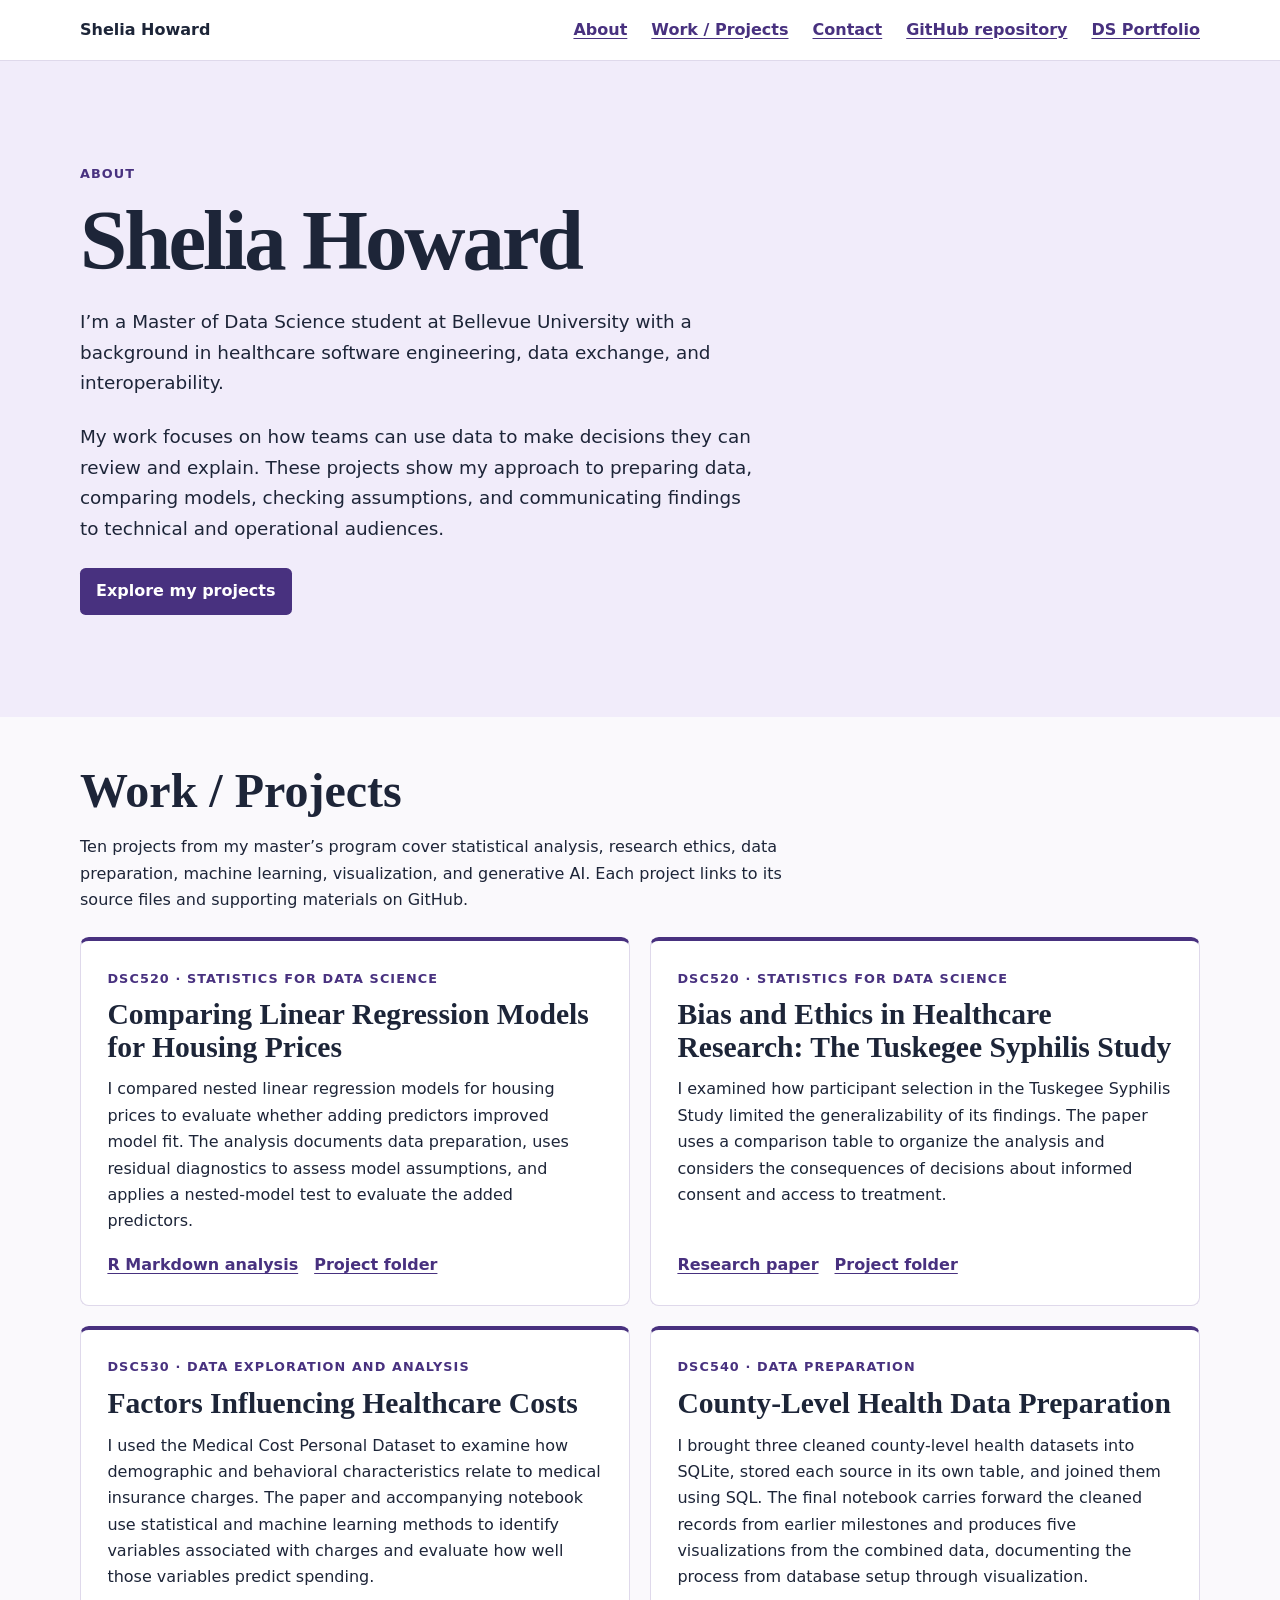
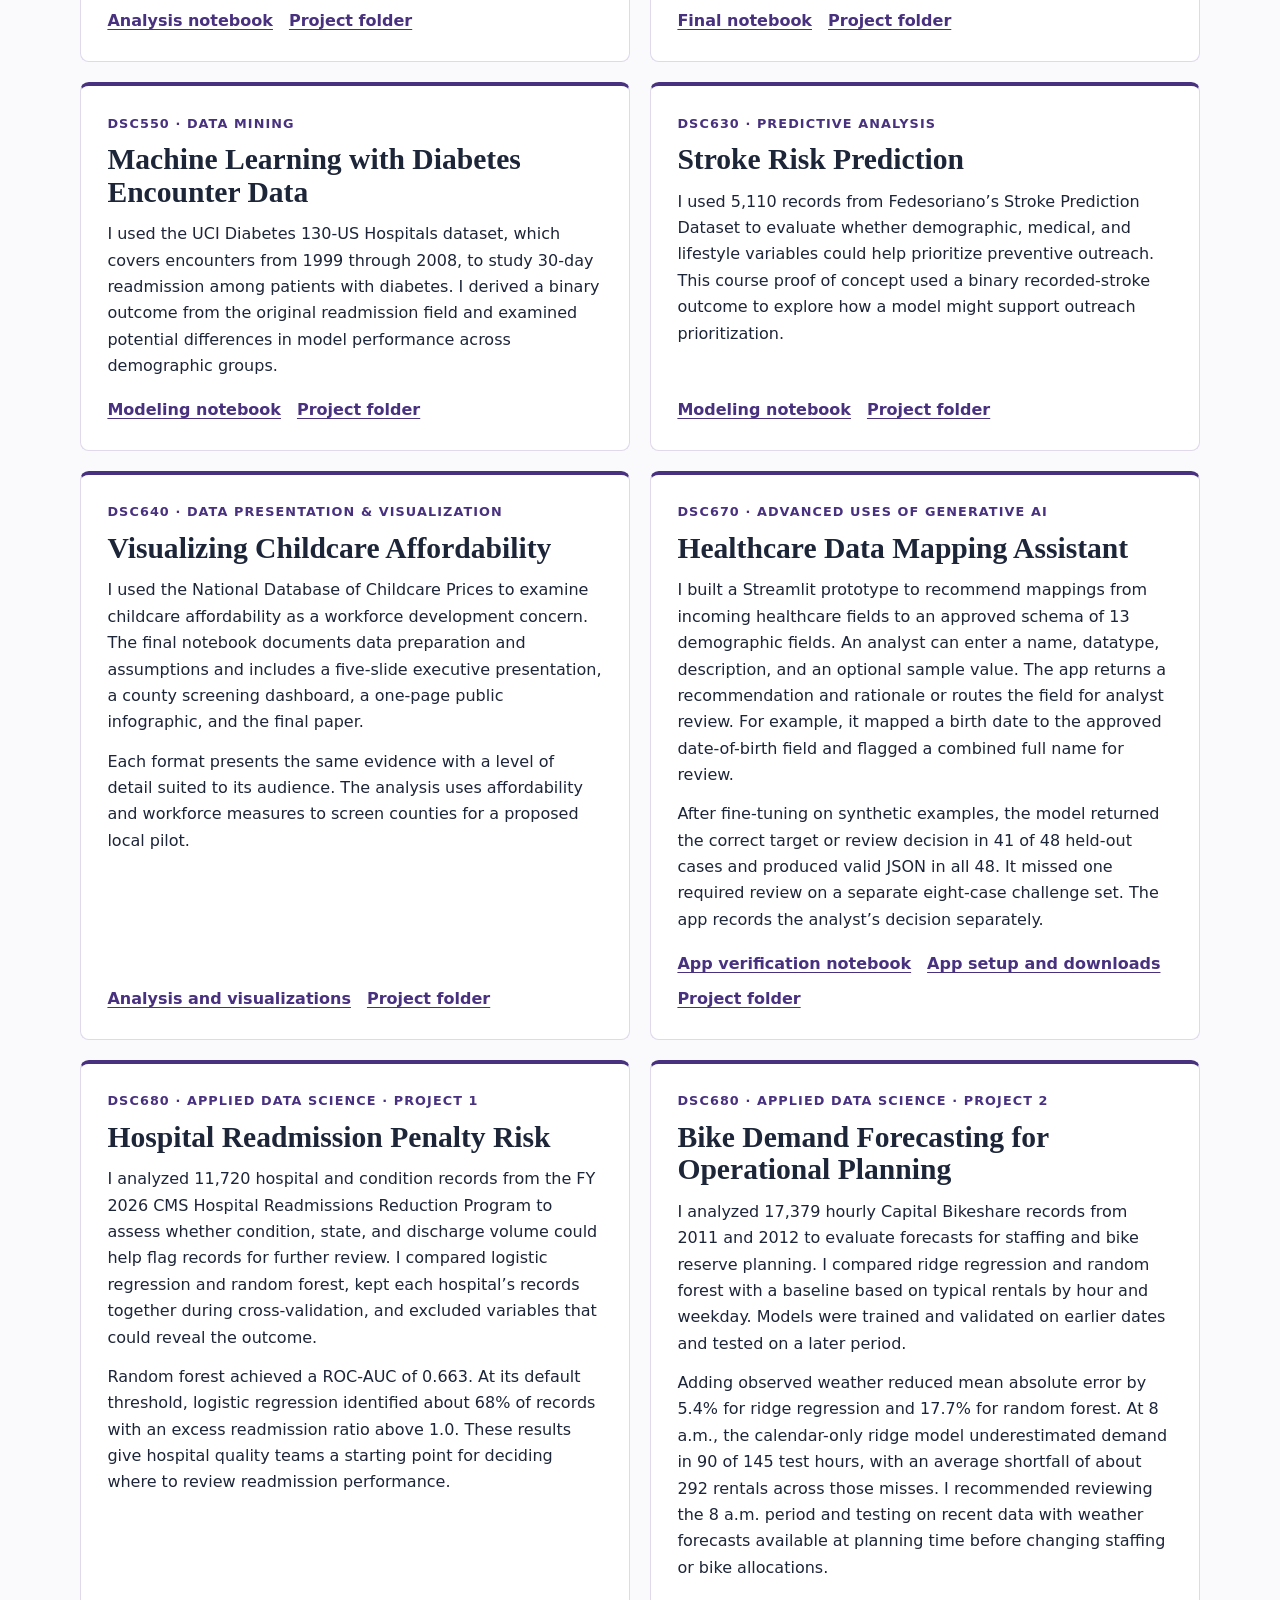
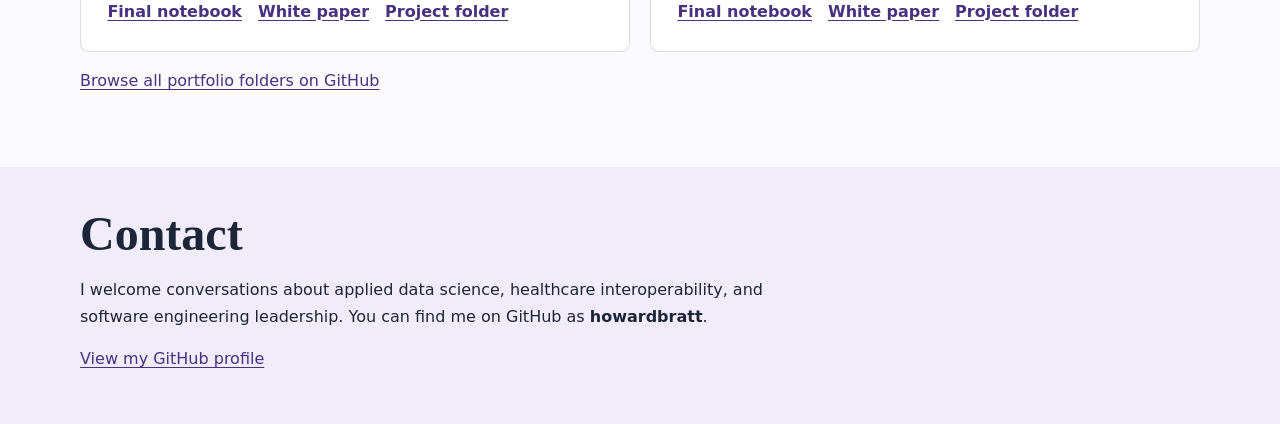
<file: docs/index.html>
<!doctype html>
<html lang="en">
<head>
  <meta charset="utf-8">
  <meta name="viewport" content="width=device-width, initial-scale=1">
  <meta name="description" content="Shelia Howard’s data science portfolio, featuring applied machine learning and healthcare interoperability.">
  <title>Shelia Howard | Data Science Portfolio</title>
  <style>
:root {
  color-scheme: light;
  --ink: #1d2538;
  --muted: #4d566b;
  --accent: #48317f;
  --paper: #faf9fc;
  --line: #dfd9eb;
  --tint: #f1ecfa;
}
* { box-sizing: border-box; }
html { scroll-padding-top: 1rem; }
body {
  margin: 0;
  color: var(--ink);
  background: var(--paper);
  font: 1rem/1.65 system-ui, sans-serif;
}
.wrap { width: min(70rem, calc(100% - 3rem)); margin-inline: auto; }
.skip { position: absolute; left: 1rem; top: -5rem; background: white; padding: .6rem; }
.skip:focus { top: 1rem; }
:focus-visible { outline: 3px solid #9b5700; outline-offset: 4px; }
.top { border-bottom: 1px solid var(--line); background: white; }
.bar, nav, .actions { display: flex; align-items: center; flex-wrap: wrap; gap: .85rem 1.5rem; }
.bar { justify-content: space-between; padding-block: 1.05rem; }
a { color: var(--accent); text-underline-offset: .2em; }
.identity { color: var(--ink); font-weight: 750; text-decoration: none; }
nav a { font-weight: 600; }
.intro { background: var(--tint); padding: clamp(3rem, 8vw, 7rem) 0; }
.eyebrow { color: var(--accent); font-weight: 750; font-size: .8rem; letter-spacing: .085em; text-transform: uppercase; margin: 0 0 .6rem; }
h1, h2, h3 { font-family: Georgia, serif; line-height: 1.1; margin: 0; }
h1 { font-size: clamp(2.6rem, 7vw, 5.3rem); max-width: 13ch; letter-spacing: -.035em; }
h2 { font-size: clamp(2rem, 4vw, 3rem); }
h3 { font-size: clamp(1.55rem, 3.8vw, 2.45rem); }
.lead { font-size: 1.15rem; max-width: 58ch; margin: 1.25rem 0 1.5rem; }
.button { display: inline-block; padding: .65rem 1rem; border-radius: .35rem; background: var(--accent); color: white; font-weight: 650; text-decoration: none; }
.button:hover { background: #34235d; }
.work { padding-block: 3rem 3.5rem; }

.project-grid {
  display: grid;
  grid-template-columns: repeat(2, minmax(0, 1fr));
  gap: 1.25rem;
  margin-top: 1.5rem;
}
.project {
  display: flex;
  flex-direction: column;
  padding: clamp(1rem, 3vw, 1.65rem);
  border: 1px solid var(--line);
  border-top: 4px solid var(--accent);
  border-radius: .55rem;
  background: white;
}
.project h3 { font-size: clamp(1.35rem, 2.5vw, 1.85rem); }
.project p:not(.eyebrow) { margin: .8rem 0 0; }
.project .actions {
  margin-top: auto;
  padding-top: 1.1rem;
  font-weight: 650;
  gap: .55rem 1rem;
}
.contact { padding-block: 2.6rem 3.2rem; background: var(--tint); }
.contact p, .work > p { max-width: 70ch; }
@media (max-width: 46rem) {
  .wrap { width: calc(100% - 2rem); }
  .project-grid { grid-template-columns: minmax(0, 1fr); }
}
  </style>
</head>
<body>
  <a class="skip" href="#main">Skip to content</a>
  <header class="top">
    <div class="wrap bar">
      <a class="identity" href="#about">Shelia Howard</a>
      <nav aria-label="Main navigation">
        <a href="#about">About</a>
        <a href="#projects">Work / Projects</a>
        <a href="#contact">Contact</a>
        <a href="https://github.com/howardbratt/DSC680">GitHub repository</a>
        <a href="https://github.com/howardbratt/DSC680/tree/620e9228948a036e08b77307c96ae82bd1ab6f81/Portfolio">DS Portfolio</a>
      </nav>
    </div>
  </header>
  <main id="main" tabindex="-1">
    <section class="intro" id="about" aria-labelledby="about-heading">
      <div class="wrap">
        <p class="eyebrow">About</p>
        <h1 id="about-heading">Shelia Howard</h1>
        <p class="lead">I’m a Master of Data Science student at Bellevue University with a background in healthcare software engineering, data exchange, and interoperability.</p>
        <p class="lead">My work focuses on how teams can use data to make decisions they can review and explain. These projects show my approach to preparing data, comparing models, checking assumptions, and communicating findings to technical and operational audiences.</p>
        <a class="button" href="#projects">Explore my projects</a>
      </div>
    </section>
    <section class="wrap work" id="projects" aria-labelledby="projects-heading">
      <h2 id="projects-heading">Work / Projects</h2>
      <p>Ten projects from my master’s program cover statistical analysis, research ethics, data preparation, machine learning, visualization, and generative AI. Each project links to its source files and supporting materials on GitHub.</p>
      <div class="project-grid">
        <article class="project" aria-labelledby="project-1">
          <p class="eyebrow">DSC520 · Statistics for Data Science</p>
          <h3 id="project-1">Comparing Linear Regression Models for Housing Prices</h3>
          <p>I compared nested linear regression models for housing prices to evaluate whether adding predictors improved model fit. The analysis documents data preparation, uses residual diagnostics to assess model assumptions, and applies a nested-model test to evaluate the added predictors.</p>
          <div class="actions"><a href="https://github.com/howardbratt/DSC680/blob/main/Portfolio/DSC520/Linear%20Regression/housing-price-regression.Rmd" aria-label="R Markdown analysis for Comparing Linear Regression Models for Housing Prices">R Markdown analysis</a> <a href="https://github.com/howardbratt/DSC680/tree/main/Portfolio/DSC520/Linear%20Regression" aria-label="Project folder for Comparing Linear Regression Models for Housing Prices">Project folder</a></div>
        </article>
        <article class="project" aria-labelledby="project-2">
          <p class="eyebrow">DSC520 · Statistics for Data Science</p>
          <h3 id="project-2">Bias and Ethics in Healthcare Research: The Tuskegee Syphilis Study</h3>
          <p>I examined how participant selection in the Tuskegee Syphilis Study limited the generalizability of its findings. The paper uses a comparison table to organize the analysis and considers the consequences of decisions about informed consent and access to treatment.</p>
          <div class="actions"><a href="https://github.com/howardbratt/DSC680/blob/main/Portfolio/DSC520/Understanding%20Biases%20in%20Statistics/Reports/Bias%20and%20Ethics%20in%20Healthcare%20Research_The%20Tuskegee%20Syphilis%20Study.pdf" aria-label="Research paper for Bias and Ethics in Healthcare Research: The Tuskegee Syphilis Study">Research paper</a> <a href="https://github.com/howardbratt/DSC680/tree/main/Portfolio/DSC520/Understanding%20Biases%20in%20Statistics" aria-label="Project folder for Bias and Ethics in Healthcare Research: The Tuskegee Syphilis Study">Project folder</a></div>
        </article>
        <article class="project" aria-labelledby="project-3">
          <p class="eyebrow">DSC530 · Data Exploration and Analysis</p>
          <h3 id="project-3">Factors Influencing Healthcare Costs</h3>
          <p>I used the Medical Cost Personal Dataset to examine how demographic and behavioral characteristics relate to medical insurance charges. The paper and accompanying notebook use statistical and machine learning methods to identify variables associated with charges and evaluate how well those variables predict spending.</p>
          <div class="actions"><a href="https://github.com/howardbratt/DSC680/blob/main/Portfolio/DSC530/Code/Factors%20Influencing%20Healthcare%20Costs.ipynb" aria-label="Analysis notebook for Factors Influencing Healthcare Costs">Analysis notebook</a> <a href="https://github.com/howardbratt/DSC680/tree/main/Portfolio/DSC530" aria-label="Project folder for Factors Influencing Healthcare Costs">Project folder</a></div>
        </article>
        <article class="project" aria-labelledby="project-4">
          <p class="eyebrow">DSC540 · Data Preparation</p>
          <h3 id="project-4">County-Level Health Data Preparation</h3>
          <p>I brought three cleaned county-level health datasets into SQLite, stored each source in its own table, and joined them using SQL. The final notebook carries forward the cleaned records from earlier milestones and produces five visualizations from the combined data, documenting the process from database setup through visualization.</p>
          <div class="actions"><a href="https://github.com/howardbratt/DSC680/blob/main/Portfolio/DSC540/Code/shelia_howard_dsc540_term_project_milestone_5.ipynb" aria-label="Final notebook for County-Level Health Data Preparation">Final notebook</a> <a href="https://github.com/howardbratt/DSC680/tree/main/Portfolio/DSC540" aria-label="Project folder for County-Level Health Data Preparation">Project folder</a></div>
        </article>
        <article class="project" aria-labelledby="project-5">
          <p class="eyebrow">DSC550 · Data Mining</p>
          <h3 id="project-5">Machine Learning with Diabetes Encounter Data</h3>
          <p>I used the UCI Diabetes 130-US Hospitals dataset, which covers encounters from 1999 through 2008, to study 30-day readmission among patients with diabetes. I derived a binary outcome from the original readmission field and examined potential differences in model performance across demographic groups.</p>
          <div class="actions"><a href="https://github.com/howardbratt/DSC680/blob/main/Portfolio/DSC550/Code/shelia_howard_dsc550_final_project_submission.ipynb" aria-label="Modeling notebook for Machine Learning with Diabetes Encounter Data">Modeling notebook</a> <a href="https://github.com/howardbratt/DSC680/tree/main/Portfolio/DSC550" aria-label="Project folder for Machine Learning with Diabetes Encounter Data">Project folder</a></div>
        </article>
        <article class="project" aria-labelledby="project-6">
          <p class="eyebrow">DSC630 · Predictive Analysis</p>
          <h3 id="project-6">Stroke Risk Prediction</h3>
          <p>I used 5,110 records from Fedesoriano’s Stroke Prediction Dataset to evaluate whether demographic, medical, and lifestyle variables could help prioritize preventive outreach. This course proof of concept used a binary recorded-stroke outcome to explore how a model might support outreach prioritization.</p>
          <div class="actions"><a href="https://github.com/howardbratt/DSC680/blob/main/Portfolio/DSC630/Code/Shelia_Howard_DSC630_Final_Project_Code.ipynb" aria-label="Modeling notebook for Stroke Risk Prediction">Modeling notebook</a> <a href="https://github.com/howardbratt/DSC680/tree/main/Portfolio/DSC630" aria-label="Project folder for Stroke Risk Prediction">Project folder</a></div>
        </article>
        <article class="project" aria-labelledby="project-7">
          <p class="eyebrow">DSC640 · Data Presentation &amp; Visualization</p>
          <h3 id="project-7">Visualizing Childcare Affordability</h3>
          <p>I used the National Database of Childcare Prices to examine childcare affordability as a workforce development concern. The final notebook documents data preparation and assumptions and includes a five-slide executive presentation, a county screening dashboard, a one-page public infographic, and the final paper.</p>
          <p>Each format presents the same evidence with a level of detail suited to its audience. The analysis uses affordability and workforce measures to screen counties for a proposed local pilot.</p>
          <div class="actions"><a href="https://github.com/howardbratt/DSC680/blob/main/Portfolio/DSC640/Code/Shelia_Howard_DSC640_Term_Project_Milestone_5.ipynb" aria-label="Analysis and visualizations for Visualizing Childcare Affordability">Analysis and visualizations</a> <a href="https://github.com/howardbratt/DSC680/tree/main/Portfolio/DSC640" aria-label="Project folder for Visualizing Childcare Affordability">Project folder</a></div>
        </article>
        <article class="project" aria-labelledby="project-8">
          <p class="eyebrow">DSC670 · Advanced Uses of Generative AI</p>
          <h3 id="project-8">Healthcare Data Mapping Assistant</h3>
          <p>I built a Streamlit prototype to recommend mappings from incoming healthcare fields to an approved schema of 13 demographic fields. An analyst can enter a name, datatype, description, and an optional sample value. The app returns a recommendation and rationale or routes the field for analyst review. For example, it mapped a birth date to the approved date-of-birth field and flagged a combined full name for review.</p>
          <p>After fine-tuning on synthetic examples, the model returned the correct target or review decision in 41 of 48 held-out cases and produced valid JSON in all 48. It missed one required review on a separate eight-case challenge set. The app records the analyst’s decision separately.</p>
          <div class="actions"><a href="https://github.com/howardbratt/DSC680/blob/main/Portfolio/DSC670/Code/Healthcare_Data_Mapping_Assistant_Milestone_4.ipynb" aria-label="App verification notebook for Healthcare Data Mapping Assistant">App verification notebook</a> <a href="https://github.com/howardbratt/DSC680/blob/main/Portfolio/DSC670/README.md" aria-label="App setup and downloads for Healthcare Data Mapping Assistant">App setup and downloads</a> <a href="https://github.com/howardbratt/DSC680/tree/main/Portfolio/DSC670" aria-label="Project folder for Healthcare Data Mapping Assistant">Project folder</a></div>
        </article>
        <article class="project" aria-labelledby="project-9">
          <p class="eyebrow">DSC680 · Applied Data Science · Project 1</p>
          <h3 id="project-9">Hospital Readmission Penalty Risk</h3>
          <p>I analyzed 11,720 hospital and condition records from the FY 2026 CMS Hospital Readmissions Reduction Program to assess whether condition, state, and discharge volume could help flag records for further review. I compared logistic regression and random forest, kept each hospital’s records together during cross-validation, and excluded variables that could reveal the outcome.</p>
          <p>Random forest achieved a ROC-AUC of 0.663. At its default threshold, logistic regression identified about 68% of records with an excess readmission ratio above 1.0. These results give hospital quality teams a starting point for deciding where to review readmission performance.</p>
          <div class="actions"><a href="https://github.com/howardbratt/DSC680/blob/main/Portfolio/DSC680/Hospital%20Readmission%20Penalty%20Risk/Code/Shelia_Howard_DSC680_Final_Project_Milestone_3.ipynb" aria-label="Final notebook for Hospital Readmission Penalty Risk">Final notebook</a> <a href="https://github.com/howardbratt/DSC680/blob/main/Portfolio/DSC680/Hospital%20Readmission%20Penalty%20Risk/Reports/Shelia%20Howard%20DSC680%20Final%20Project%20White%20Paper.pdf" aria-label="White paper for Hospital Readmission Penalty Risk">White paper</a> <a href="https://github.com/howardbratt/DSC680/tree/main/Portfolio/DSC680/Hospital%20Readmission%20Penalty%20Risk" aria-label="Project folder for Hospital Readmission Penalty Risk">Project folder</a></div>
        </article>
        <article class="project" aria-labelledby="project-10">
          <p class="eyebrow">DSC680 · Applied Data Science · Project 2</p>
          <h3 id="project-10">Bike Demand Forecasting for Operational Planning</h3>
          <p>I analyzed 17,379 hourly Capital Bikeshare records from 2011 and 2012 to evaluate forecasts for staffing and bike reserve planning. I compared ridge regression and random forest with a baseline based on typical rentals by hour and weekday. Models were trained and validated on earlier dates and tested on a later period.</p>
          <p>Adding observed weather reduced mean absolute error by 5.4% for ridge regression and 17.7% for random forest. At 8 a.m., the calendar-only ridge model underestimated demand in 90 of 145 test hours, with an average shortfall of about 292 rentals across those misses. I recommended reviewing the 8 a.m. period and testing on recent data with weather forecasts available at planning time before changing staffing or bike allocations.</p>
          <div class="actions"><a href="https://github.com/howardbratt/DSC680/blob/main/Portfolio/DSC680/Bike%20Demand%20Forecasting%20for%20Operational%20Planning/Code/Shelia_Howard_DSC680_Project2_Milestone3.ipynb" aria-label="Final notebook for Bike Demand Forecasting for Operational Planning">Final notebook</a> <a href="https://github.com/howardbratt/DSC680/blob/main/Project_2_Milestone_3/Shelia%20Howard%20DSC680%20Project%202%20Milestone%203%20White%20Paper.pdf" aria-label="White paper for Bike Demand Forecasting for Operational Planning">White paper</a> <a href="https://github.com/howardbratt/DSC680/tree/main/Portfolio/DSC680/Bike%20Demand%20Forecasting%20for%20Operational%20Planning" aria-label="Project folder for Bike Demand Forecasting for Operational Planning">Project folder</a></div>
        </article>
      </div>
      <p><a href="https://github.com/howardbratt/DSC680/tree/main/Portfolio">Browse all portfolio folders on GitHub</a></p>
    </section>
    <section class="contact" id="contact" aria-labelledby="contact-heading">
      <div class="wrap">
        <h2 id="contact-heading">Contact</h2>
        <p>I welcome conversations about applied data science, healthcare interoperability, and software engineering leadership. You can find me on GitHub as <strong>howardbratt</strong>.</p>
        <a href="https://github.com/howardbratt">View my GitHub profile</a>
      </div>
    </section>
  </main>
</body>
</html>
</file>
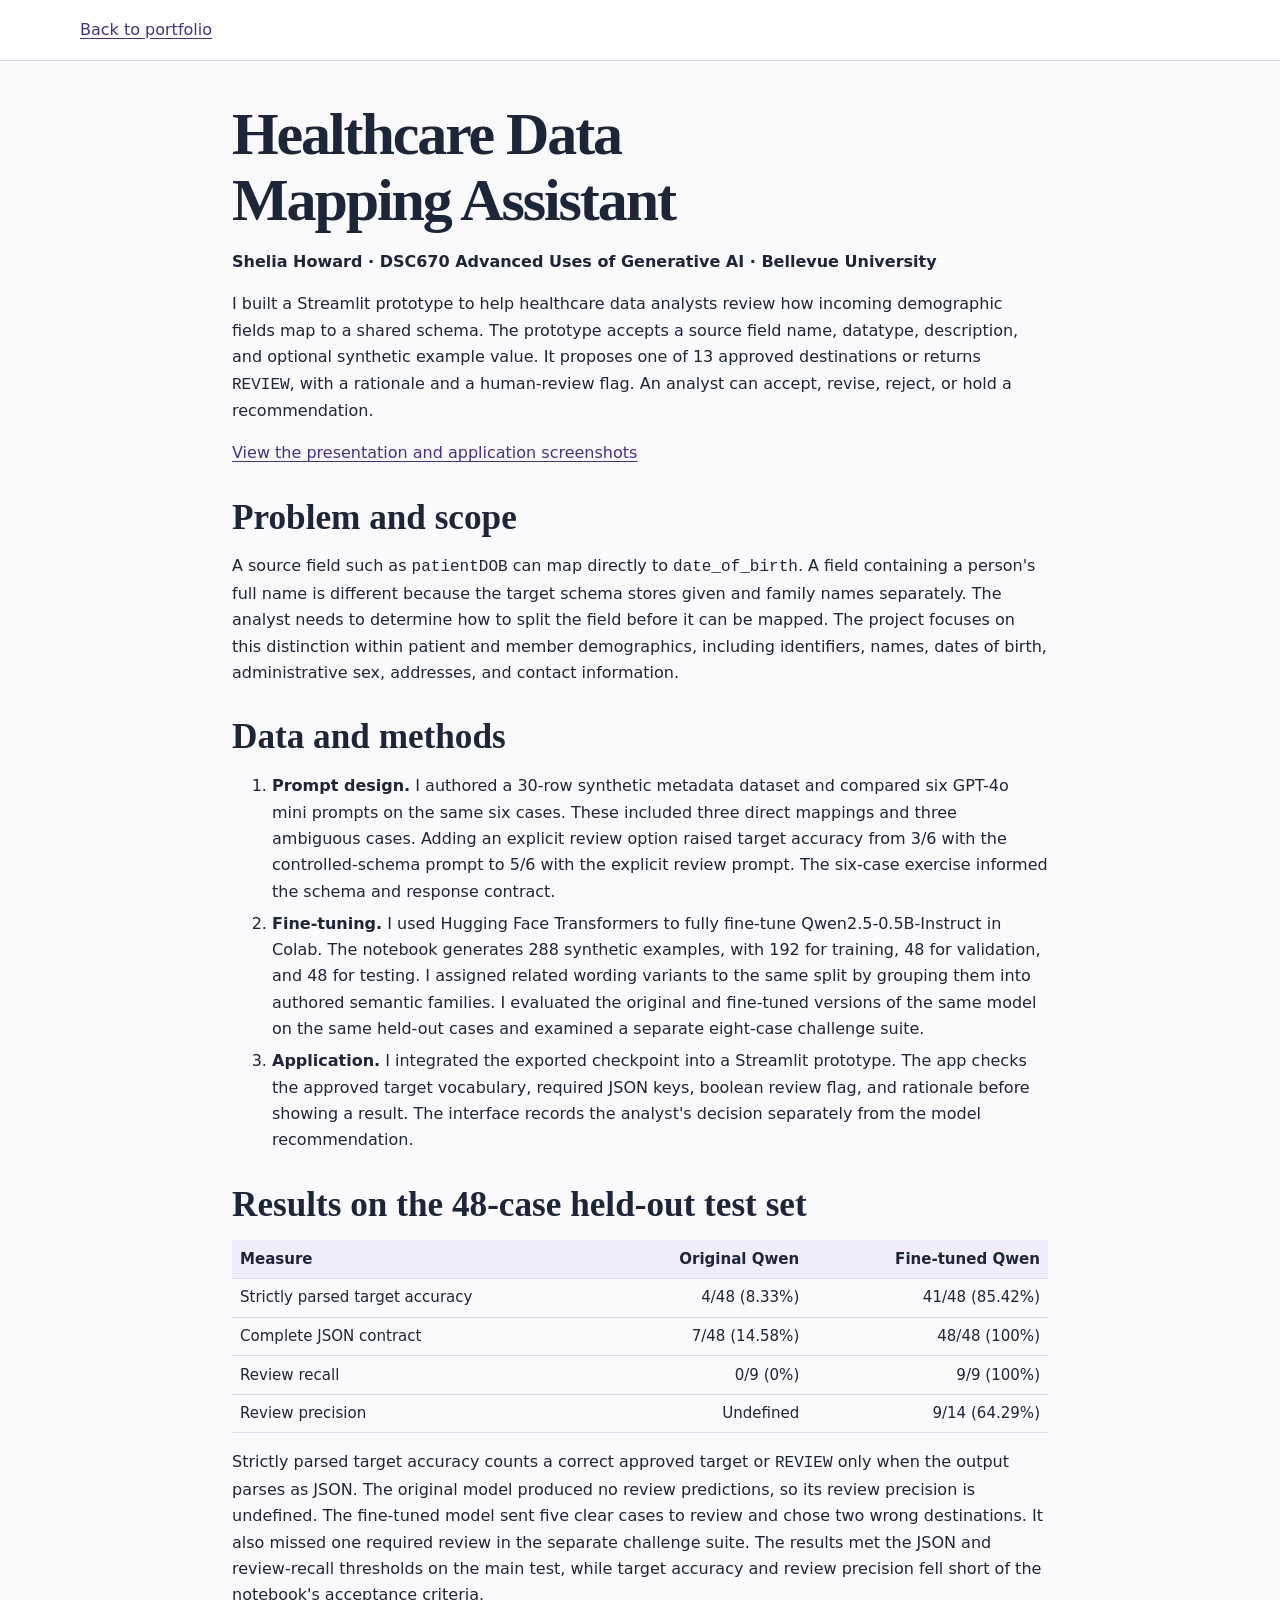
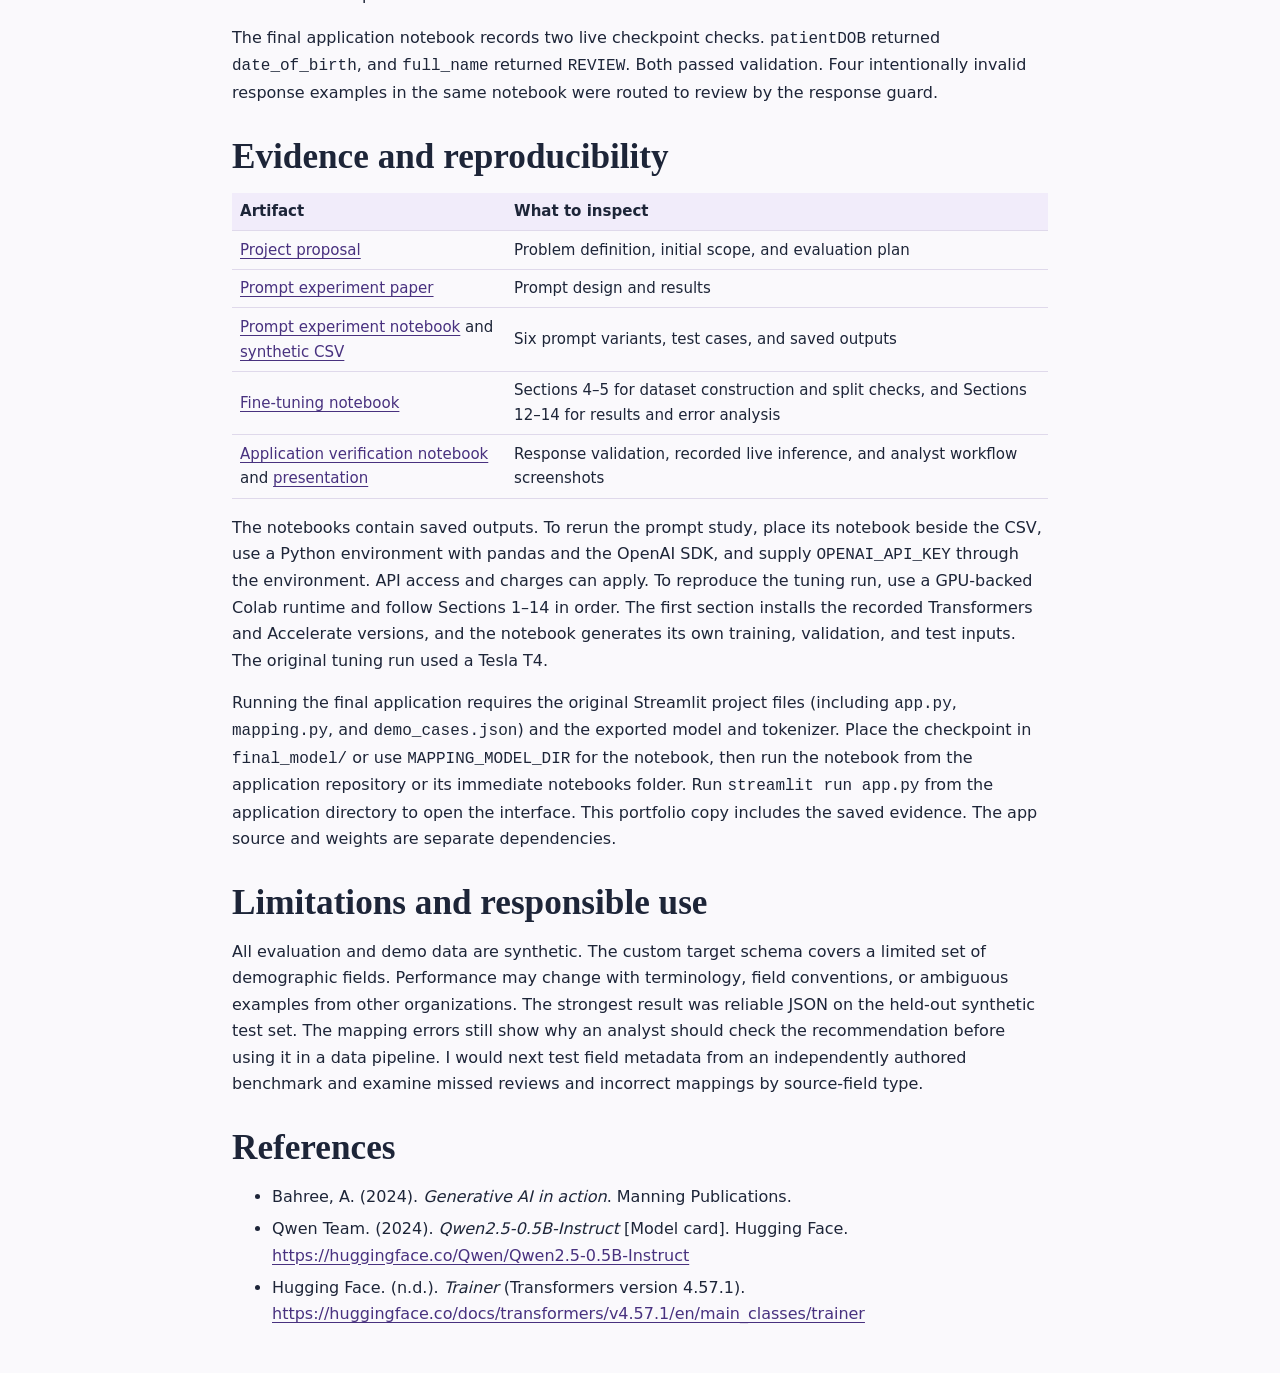
<file: docs/dsc670-advanced-uses-of-generative-ai/index.html>
<!doctype html>
<html lang="en">
<head>
  <meta charset="utf-8">
  <meta name="viewport" content="width=device-width, initial-scale=1">
  <title>Healthcare Data Mapping Assistant | Shelia Howard</title>
  <link rel="stylesheet" href="../styles.css">
</head>
<body>
  <header class="top"><div class="wrap bar"><a href="../index.html#featured">Back to portfolio</a></div></header>
  <main class="wrap study">
<h1 id="healthcare-data-mapping-assistant">Healthcare Data Mapping
Assistant</h1>
<p><strong>Shelia Howard · DSC670 Advanced Uses of Generative AI ·
Bellevue University</strong></p>
<p>I built a Streamlit prototype to help healthcare data analysts review
how incoming demographic fields map to a shared schema. The prototype
accepts a source field name, datatype, description, and optional
synthetic example value. It proposes one of 13 approved destinations or
returns <code>REVIEW</code>, with a rationale and a human-review flag.
An analyst can accept, revise, reject, or hold a recommendation.</p>
<p><a href="evidence/milestone-4-presentation.pdf">View the presentation
and application screenshots</a></p>
<h2 id="problem-and-scope">Problem and scope</h2>
<p>A source field such as <code>patientDOB</code> can map directly to
<code>date_of_birth</code>. A field containing a person's full name is
different because the target schema stores given and family names
separately. The analyst needs to determine how to split the field before
it can be mapped. The project focuses on this distinction within patient
and member demographics, including identifiers, names, dates of birth,
administrative sex, addresses, and contact information.</p>
<h2 id="data-and-methods">Data and methods</h2>
<ol type="1">
<li><strong>Prompt design.</strong> I authored a 30-row synthetic
metadata dataset and compared six GPT-4o mini prompts on the same six
cases. These included three direct mappings and three ambiguous cases.
Adding an explicit review option raised target accuracy from 3/6 with
the controlled-schema prompt to 5/6 with the explicit review prompt. The
six-case exercise informed the schema and response contract.</li>
<li><strong>Fine-tuning.</strong> I used Hugging Face Transformers to
fully fine-tune Qwen2.5-0.5B-Instruct in Colab. The notebook generates
288 synthetic examples, with 192 for training, 48 for validation, and 48
for testing. I assigned related wording variants to the same split by
grouping them into authored semantic families. I evaluated the original
and fine-tuned versions of the same model on the same held-out cases and
examined a separate eight-case challenge suite.</li>
<li><strong>Application.</strong> I integrated the exported checkpoint
into a Streamlit prototype. The app checks the approved target
vocabulary, required JSON keys, boolean review flag, and rationale
before showing a result. The interface records the analyst's decision
separately from the model recommendation.</li>
</ol>
<h2 id="results-on-the-48-case-held-out-test-set">Results on the 48-case
held-out test set</h2>
<table>
<thead>
<tr class="header">
<th>Measure</th>
<th style="text-align: right;">Original Qwen</th>
<th style="text-align: right;">Fine-tuned Qwen</th>
</tr>
</thead>
<tbody>
<tr class="odd">
<td>Strictly parsed target accuracy</td>
<td style="text-align: right;">4/48 (8.33%)</td>
<td style="text-align: right;">41/48 (85.42%)</td>
</tr>
<tr class="even">
<td>Complete JSON contract</td>
<td style="text-align: right;">7/48 (14.58%)</td>
<td style="text-align: right;">48/48 (100%)</td>
</tr>
<tr class="odd">
<td>Review recall</td>
<td style="text-align: right;">0/9 (0%)</td>
<td style="text-align: right;">9/9 (100%)</td>
</tr>
<tr class="even">
<td>Review precision</td>
<td style="text-align: right;">Undefined</td>
<td style="text-align: right;">9/14 (64.29%)</td>
</tr>
</tbody>
</table>
<p>Strictly parsed target accuracy counts a correct approved target or
<code>REVIEW</code> only when the output parses as JSON. The original
model produced no review predictions, so its review precision is
undefined. The fine-tuned model sent five clear cases to review and
chose two wrong destinations. It also missed one required review in the
separate challenge suite. The results met the JSON and review-recall
thresholds on the main test, while target accuracy and review precision
fell short of the notebook's acceptance criteria.</p>
<p>The final application notebook records two live checkpoint checks.
<code>patientDOB</code> returned <code>date_of_birth</code>, and
<code>full_name</code> returned <code>REVIEW</code>. Both passed
validation. Four intentionally invalid response examples in the same
notebook were routed to review by the response guard.</p>
<h2 id="evidence-and-reproducibility">Evidence and reproducibility</h2>
<table>
<thead>
<tr class="header">
<th>Artifact</th>
<th>What to inspect</th>
</tr>
</thead>
<tbody>
<tr class="odd">
<td><a href="evidence/milestone-1-proposal.pdf">Project
proposal</a></td>
<td>Problem definition, initial scope, and evaluation plan</td>
</tr>
<tr class="even">
<td><a href="evidence/milestone-2-prompt-experiments.pdf">Prompt
experiment paper</a></td>
<td>Prompt design and results</td>
</tr>
<tr class="odd">
<td><a href="evidence/milestone-2-prompt-experiments.ipynb">Prompt
experiment notebook</a> and <a
href="evidence/healthcare_mapping_prompt_experiments.csv">synthetic
CSV</a></td>
<td>Six prompt variants, test cases, and saved outputs</td>
</tr>
<tr class="even">
<td><a href="evidence/milestone-3-fine-tuning.ipynb">Fine-tuning
notebook</a></td>
<td>Sections 4–5 for dataset construction and split checks, and Sections
12–14 for results and error analysis</td>
</tr>
<tr class="odd">
<td><a href="evidence/milestone-4-app-verification.ipynb">Application
verification notebook</a> and <a
href="evidence/milestone-4-presentation.pdf">presentation</a></td>
<td>Response validation, recorded live inference, and analyst workflow
screenshots</td>
</tr>
</tbody>
</table>
<p>The notebooks contain saved outputs. To rerun the prompt study, place
its notebook beside the CSV, use a Python environment with pandas and
the OpenAI SDK, and supply <code>OPENAI_API_KEY</code> through the
environment. API access and charges can apply. To reproduce the tuning
run, use a GPU-backed Colab runtime and follow Sections 1–14 in order.
The first section installs the recorded Transformers and Accelerate
versions, and the notebook generates its own training, validation, and
test inputs. The original tuning run used a Tesla T4.</p>
<p>Running the final application requires the original Streamlit project
files (including <code>app.py</code>, <code>mapping.py</code>, and
<code>demo_cases.json</code>) and the exported model and tokenizer.
Place the checkpoint in <code>final_model/</code> or use
<code>MAPPING_MODEL_DIR</code> for the notebook, then run the notebook
from the application repository or its immediate notebooks folder. Run
<code>streamlit run app.py</code> from the application directory to open
the interface. This portfolio copy includes the saved evidence. The app
source and weights are separate dependencies.</p>
<h2 id="limitations-and-responsible-use">Limitations and responsible
use</h2>
<p>All evaluation and demo data are synthetic. The custom target schema
covers a limited set of demographic fields. Performance may change with
terminology, field conventions, or ambiguous examples from other
organizations. The strongest result was reliable JSON on the held-out
synthetic test set. The mapping errors still show why an analyst should
check the recommendation before using it in a data pipeline. I would
next test field metadata from an independently authored benchmark and
examine missed reviews and incorrect mappings by source-field type.</p>
<h2 id="references">References</h2>
<ul>
<li>Bahree, A. (2024). <em>Generative AI in action</em>. Manning
Publications.</li>
<li>Qwen Team. (2024). <em>Qwen2.5-0.5B-Instruct</em> [Model card].
Hugging Face. <a
href="https://huggingface.co/Qwen/Qwen2.5-0.5B-Instruct">https://huggingface.co/Qwen/Qwen2.5-0.5B-Instruct</a></li>
<li>Hugging Face. (n.d.). <em>Trainer</em> (Transformers version
4.57.1). <a
href="https://huggingface.co/docs/transformers/v4.57.1/en/main_classes/trainer">https://huggingface.co/docs/transformers/v4.57.1/en/main_classes/trainer</a></li>
</ul>
  </main>
</body>
</html>
</file>
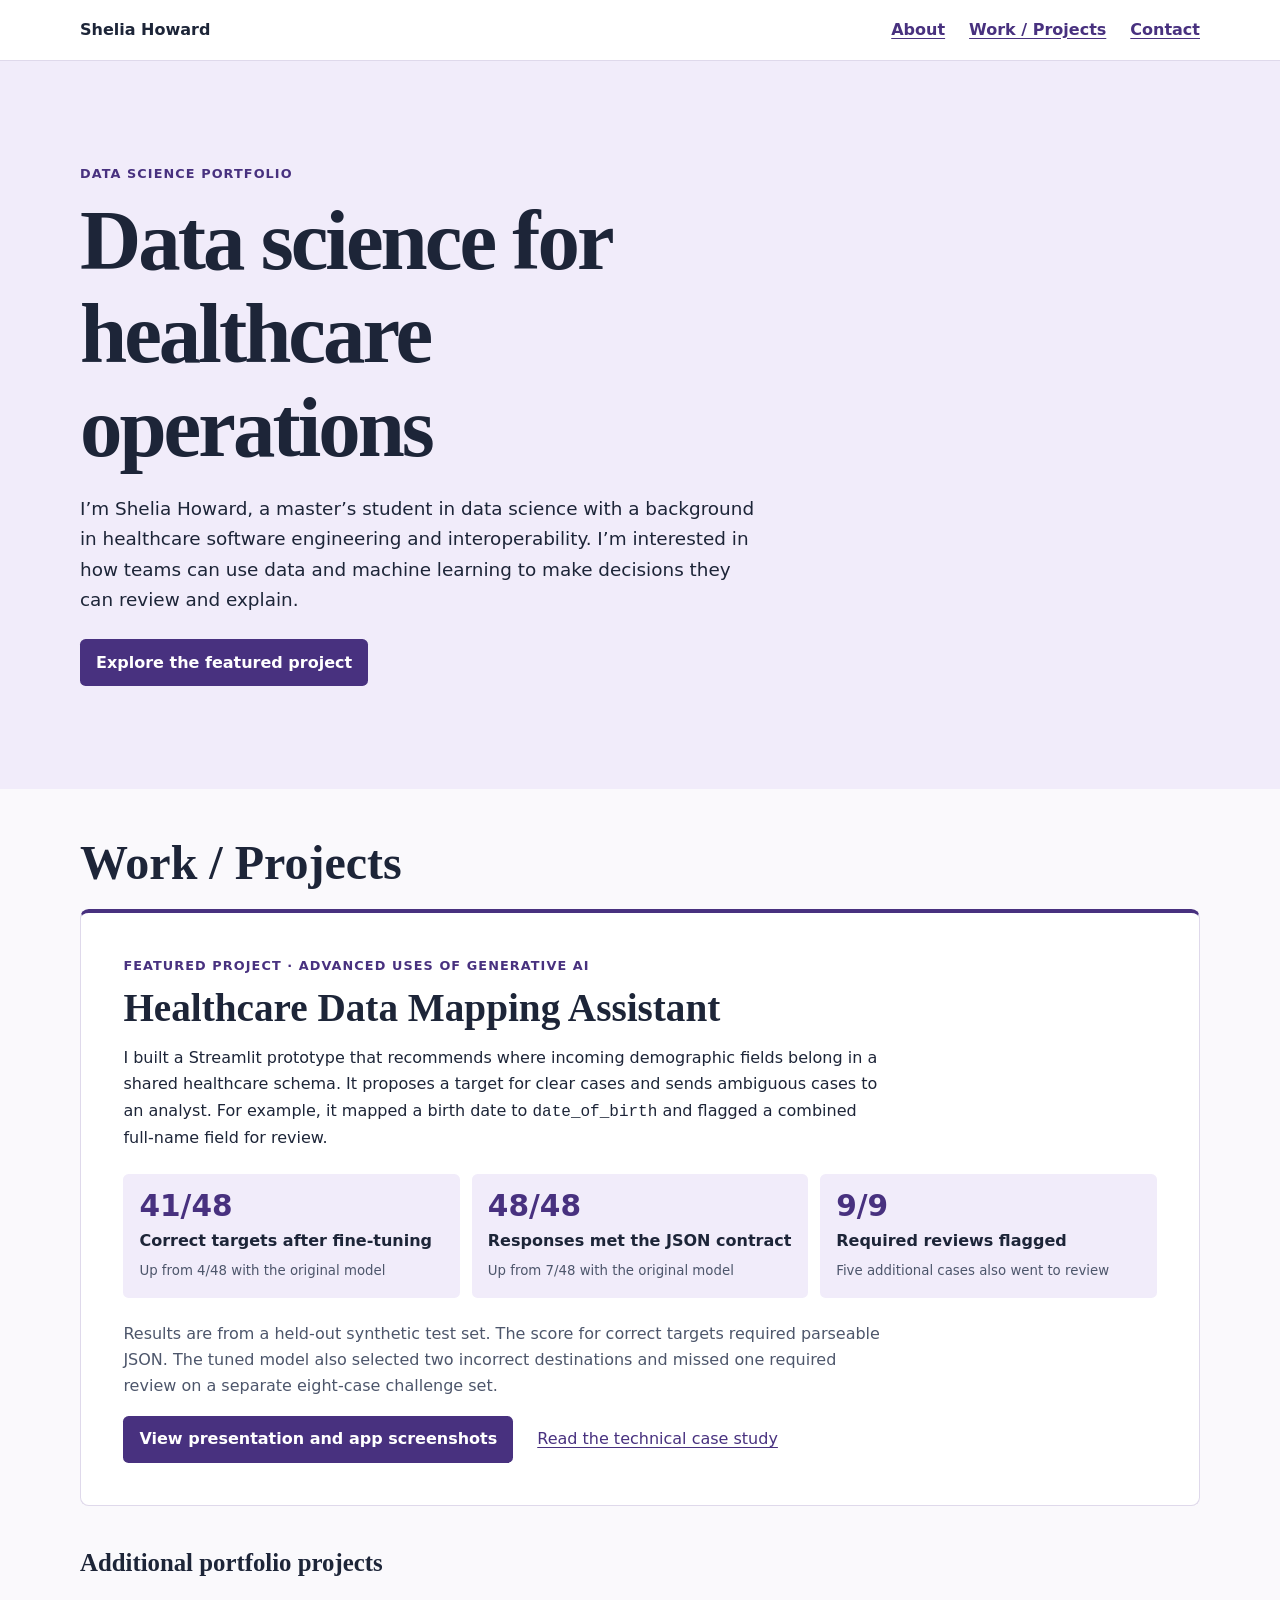
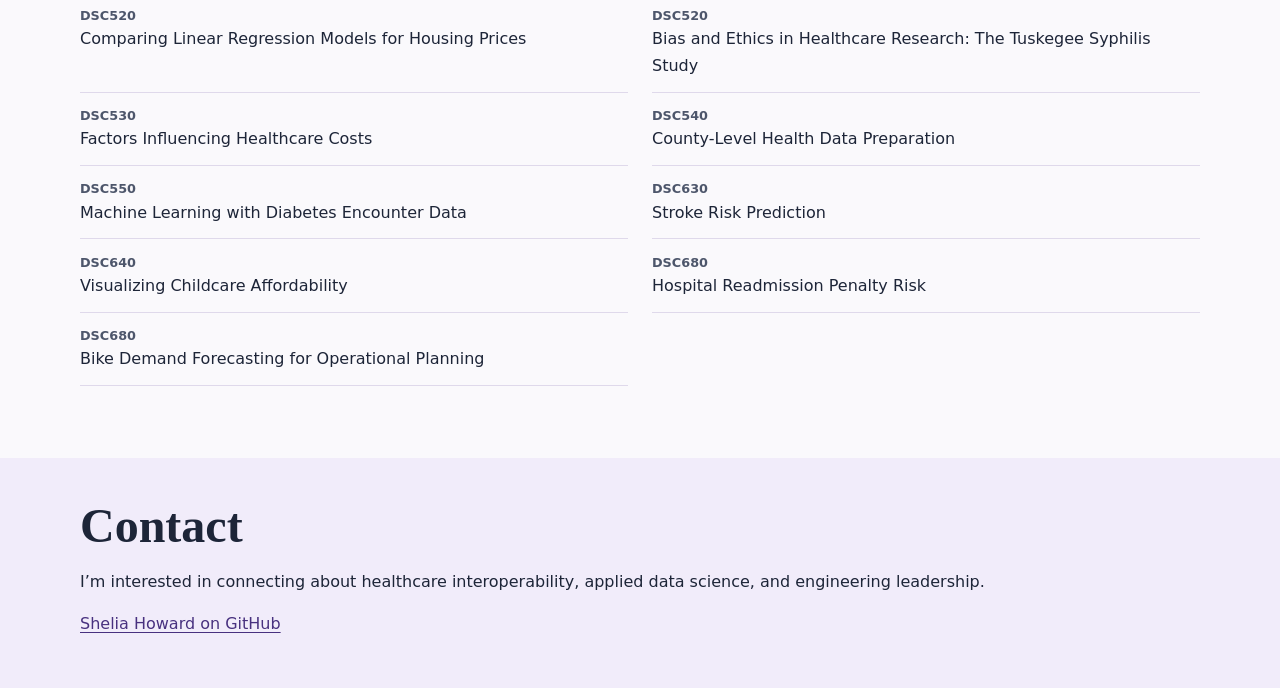
<file: Portfolio/docs/index.html>
<!doctype html>
<html lang="en">
<head>
  <meta charset="utf-8">
  <meta name="viewport" content="width=device-width, initial-scale=1">
  <meta name="description" content="Shelia Howard’s data science portfolio, featuring applied machine learning and healthcare interoperability.">
  <title>Shelia Howard | Data Science Portfolio</title>
  <link rel="stylesheet" href="styles.css">
</head>
<body>
  <a class="skip" href="#main">Skip to content</a>
  <header class="top">
    <div class="wrap bar">
      <a class="identity" href="#main">Shelia Howard</a>
      <nav aria-label="Main navigation">
        <a href="#about">About</a><a href="#projects">Work / Projects</a><a href="#contact">Contact</a>
      </nav>
    </div>
  </header>
  <main id="main">
    <section class="intro" id="about" aria-labelledby="about-heading">
      <div class="wrap">
        <p class="eyebrow">Data science portfolio</p>
        <h1 id="about-heading">Data science for healthcare operations</h1>
        <p class="lead">I’m Shelia Howard, a master’s student in data science with a background in healthcare software engineering and interoperability. I’m interested in how teams can use data and machine learning to make decisions they can review and explain.</p>
        <a class="button" href="#featured">Explore the featured project</a>
      </div>
    </section>
    <section class="wrap work" id="projects" aria-labelledby="projects-heading">
      <h2 id="projects-heading">Work / Projects</h2>
      <article class="feature" id="featured" aria-labelledby="feature-heading">
        <p class="eyebrow">Featured project · Advanced Uses of Generative AI</p>
        <h3 id="feature-heading">Healthcare Data Mapping Assistant</h3>
        <p>I built a Streamlit prototype that recommends where incoming demographic fields belong in a shared healthcare schema. It proposes a target for clear cases and sends ambiguous cases to an analyst. For example, it mapped a birth date to <code>date_of_birth</code> and flagged a combined full-name field for review.</p>
        <div class="metrics">
          <div><strong>41/48</strong><span>Correct targets after fine-tuning</span><small>Up from 4/48 with the original model</small></div>
          <div><strong>48/48</strong><span>Responses met the JSON contract</span><small>Up from 7/48 with the original model</small></div>
          <div><strong>9/9</strong><span>Required reviews flagged</span><small>Five additional cases also went to review</small></div>
        </div>
        <p class="notes">Results are from a held-out synthetic test set. The score for correct targets required parseable JSON. The tuned model also selected two incorrect destinations and missed one required review on a separate eight-case challenge set.</p>
        <div class="actions">
          <a class="button" href="dsc670-advanced-uses-of-generative-ai/evidence/milestone-4-presentation.pdf">View presentation and app screenshots</a>
          <a href="dsc670-advanced-uses-of-generative-ai/index.html">Read the technical case study</a>
        </div>
      </article>
      <h3 class="collection">Additional portfolio projects</h3>
      <ul class="projects">
        <li><span>DSC520</span>Comparing Linear Regression Models for Housing Prices</li>
        <li><span>DSC520</span>Bias and Ethics in Healthcare Research: The Tuskegee Syphilis Study</li>
        <li><span>DSC530</span>Factors Influencing Healthcare Costs</li>
        <li><span>DSC540</span>County-Level Health Data Preparation</li>
        <li><span>DSC550</span>Machine Learning with Diabetes Encounter Data</li>
        <li><span>DSC630</span>Stroke Risk Prediction</li>
        <li><span>DSC640</span>Visualizing Childcare Affordability</li>
        <li><span>DSC680</span>Hospital Readmission Penalty Risk</li>
        <li><span>DSC680</span>Bike Demand Forecasting for Operational Planning</li>
      </ul>
    </section>
    <section class="contact" id="contact" aria-labelledby="contact-heading">
      <div class="wrap">
        <h2 id="contact-heading">Contact</h2>
        <p>I’m interested in connecting about healthcare interoperability, applied data science, and engineering leadership.</p>
        <a href="https://github.com/howardbratt/DSC680/tree/main/Portfolio">Shelia Howard on GitHub</a>
      </div>
    </section>
  </main>
</body>
</html>
</file>
<file: docs/styles.css>
:root {
  color-scheme: light;
  --ink: #1d2538;
  --muted: #4d566b;
  --accent: #48317f;
  --paper: #faf9fc;
  --line: #dfd9eb;
  --tint: #f1ecfa;
}
* { box-sizing: border-box; }
html { scroll-padding-top: 1rem; }
body {
  margin: 0;
  color: var(--ink);
  background: var(--paper);
  font: 1rem/1.65 system-ui, sans-serif;
}
.wrap { width: min(70rem, calc(100% - 3rem)); margin-inline: auto; }
.skip { position: absolute; left: 1rem; top: -5rem; background: white; padding: .6rem; }
.skip:focus { top: 1rem; }
:focus-visible { outline: 3px solid #9b5700; outline-offset: 4px; }
.top { border-bottom: 1px solid var(--line); background: white; }
.bar, nav, .actions { display: flex; align-items: center; flex-wrap: wrap; gap: .85rem 1.5rem; }
.bar { justify-content: space-between; padding-block: 1.05rem; }
a { color: var(--accent); text-underline-offset: .2em; }
.identity { color: var(--ink); font-weight: 750; text-decoration: none; }
nav a { font-weight: 600; }
.intro { background: var(--tint); padding: clamp(3rem, 8vw, 7rem) 0; }
.eyebrow { color: var(--accent); font-weight: 750; font-size: .8rem; letter-spacing: .085em; text-transform: uppercase; margin: 0 0 .6rem; }
h1, h2, h3 { font-family: Georgia, serif; line-height: 1.1; margin: 0; }
h1 { font-size: clamp(2.6rem, 7vw, 5.3rem); max-width: 13ch; letter-spacing: -.035em; }
h2 { font-size: clamp(2rem, 4vw, 3rem); }
h3 { font-size: clamp(1.55rem, 3.8vw, 2.45rem); }
.lead { font-size: 1.15rem; max-width: 58ch; margin: 1.25rem 0 1.5rem; }
.button { display: inline-block; padding: .65rem 1rem; border-radius: .35rem; background: var(--accent); color: white; font-weight: 650; text-decoration: none; }
.button:hover { background: #34235d; }
.work { padding-block: 3rem 3.5rem; }
.feature { padding: clamp(1.15rem, 4vw, 2.65rem); border: 1px solid var(--line); border-top: 4px solid var(--accent); border-radius: .55rem; background: white; margin-top: 1.2rem; }
.feature p { max-width: 75ch; }
.metrics { display: grid; grid-template-columns: repeat(3, minmax(0, 1fr)); gap: .75rem; margin-block: 1.4rem; }
.metrics div { background: var(--tint); padding: 1rem; border-radius: .35rem; }
.metrics strong { display: block; font-size: 1.85rem; line-height: 1.1; color: var(--accent); font-variant-numeric: tabular-nums; }
.metrics span, .metrics small { display: block; margin-top: .35rem; }
.metrics span { font-weight: 700; }
.metrics small, .notes { color: var(--muted); }
.collection { margin-top: 2.7rem; font-size: 1.55rem; }
.projects { list-style: none; padding: 0; display: grid; grid-template-columns: repeat(2, minmax(0, 1fr)); gap: 0 1.5rem; }
.projects li { padding: .78rem 0; border-bottom: 1px solid var(--line); }
.projects span { display: block; color: var(--muted); font-size: .8rem; font-weight: 700; }
.contact { padding-block: 2.6rem 3.2rem; background: var(--tint); }
@media (max-width: 42rem) {
  .wrap { width: calc(100% - 2rem); }
  .metrics, .projects { grid-template-columns: minmax(0, 1fr); }
}
.study { max-width: 51rem; padding-block: 2.5rem; overflow-wrap: anywhere; }
.study h1 { max-width: 20ch; font-size: clamp(2.3rem, 6vw, 3.75rem); }
.study h2 { margin-top: 2rem; font-size: clamp(1.6rem, 4vw, 2.2rem); }
.study li { margin-block: .35rem; }
.study table { width: 100%; border-collapse: collapse; font-size: .94rem; margin-block: 1rem; }
.study th, .study td { border-bottom: 1px solid var(--line); padding: .4rem .5rem; text-align: left; }
.study th { background: var(--tint); }
</file>
<file: Portfolio/docs/styles.css>
:root {
  color-scheme: light;
  --ink: #1d2538;
  --muted: #4d566b;
  --accent: #48317f;
  --paper: #faf9fc;
  --line: #dfd9eb;
  --tint: #f1ecfa;
}
* { box-sizing: border-box; }
html { scroll-padding-top: 1rem; }
body {
  margin: 0;
  color: var(--ink);
  background: var(--paper);
  font: 1rem/1.65 system-ui, sans-serif;
}
.wrap { width: min(70rem, calc(100% - 3rem)); margin-inline: auto; }
.skip { position: absolute; left: 1rem; top: -5rem; background: white; padding: .6rem; }
.skip:focus { top: 1rem; }
:focus-visible { outline: 3px solid #9b5700; outline-offset: 4px; }
.top { border-bottom: 1px solid var(--line); background: white; }
.bar, nav, .actions { display: flex; align-items: center; flex-wrap: wrap; gap: .85rem 1.5rem; }
.bar { justify-content: space-between; padding-block: 1.05rem; }
a { color: var(--accent); text-underline-offset: .2em; }
.identity { color: var(--ink); font-weight: 750; text-decoration: none; }
nav a { font-weight: 600; }
.intro { background: var(--tint); padding: clamp(3rem, 8vw, 7rem) 0; }
.eyebrow { color: var(--accent); font-weight: 750; font-size: .8rem; letter-spacing: .085em; text-transform: uppercase; margin: 0 0 .6rem; }
h1, h2, h3 { font-family: Georgia, serif; line-height: 1.1; margin: 0; }
h1 { font-size: clamp(2.6rem, 7vw, 5.3rem); max-width: 13ch; letter-spacing: -.035em; }
h2 { font-size: clamp(2rem, 4vw, 3rem); }
h3 { font-size: clamp(1.55rem, 3.8vw, 2.45rem); }
.lead { font-size: 1.15rem; max-width: 58ch; margin: 1.25rem 0 1.5rem; }
.button { display: inline-block; padding: .65rem 1rem; border-radius: .35rem; background: var(--accent); color: white; font-weight: 650; text-decoration: none; }
.button:hover { background: #34235d; }
.work { padding-block: 3rem 3.5rem; }
.feature { padding: clamp(1.15rem, 4vw, 2.65rem); border: 1px solid var(--line); border-top: 4px solid var(--accent); border-radius: .55rem; background: white; margin-top: 1.2rem; }
.feature p { max-width: 75ch; }
.metrics { display: grid; grid-template-columns: repeat(3, minmax(0, 1fr)); gap: .75rem; margin-block: 1.4rem; }
.metrics div { background: var(--tint); padding: 1rem; border-radius: .35rem; }
.metrics strong { display: block; font-size: 1.85rem; line-height: 1.1; color: var(--accent); font-variant-numeric: tabular-nums; }
.metrics span, .metrics small { display: block; margin-top: .35rem; }
.metrics span { font-weight: 700; }
.metrics small, .notes { color: var(--muted); }
.collection { margin-top: 2.7rem; font-size: 1.55rem; }
.projects { list-style: none; padding: 0; display: grid; grid-template-columns: repeat(2, minmax(0, 1fr)); gap: 0 1.5rem; }
.projects li { padding: .78rem 0; border-bottom: 1px solid var(--line); }
.projects span { display: block; color: var(--muted); font-size: .8rem; font-weight: 700; }
.contact { padding-block: 2.6rem 3.2rem; background: var(--tint); }
@media (max-width: 42rem) {
  .wrap { width: calc(100% - 2rem); }
  .metrics, .projects { grid-template-columns: minmax(0, 1fr); }
}
.study { max-width: 51rem; padding-block: 2.5rem; overflow-wrap: anywhere; }
.study h1 { max-width: 20ch; font-size: clamp(2.3rem, 6vw, 3.75rem); }
.study h2 { margin-top: 2rem; font-size: clamp(1.6rem, 4vw, 2.2rem); }
.study li { margin-block: .35rem; }
.study table { width: 100%; border-collapse: collapse; font-size: .94rem; margin-block: 1rem; }
.study th, .study td { border-bottom: 1px solid var(--line); padding: .4rem .5rem; text-align: left; }
.study th { background: var(--tint); }
</file>
